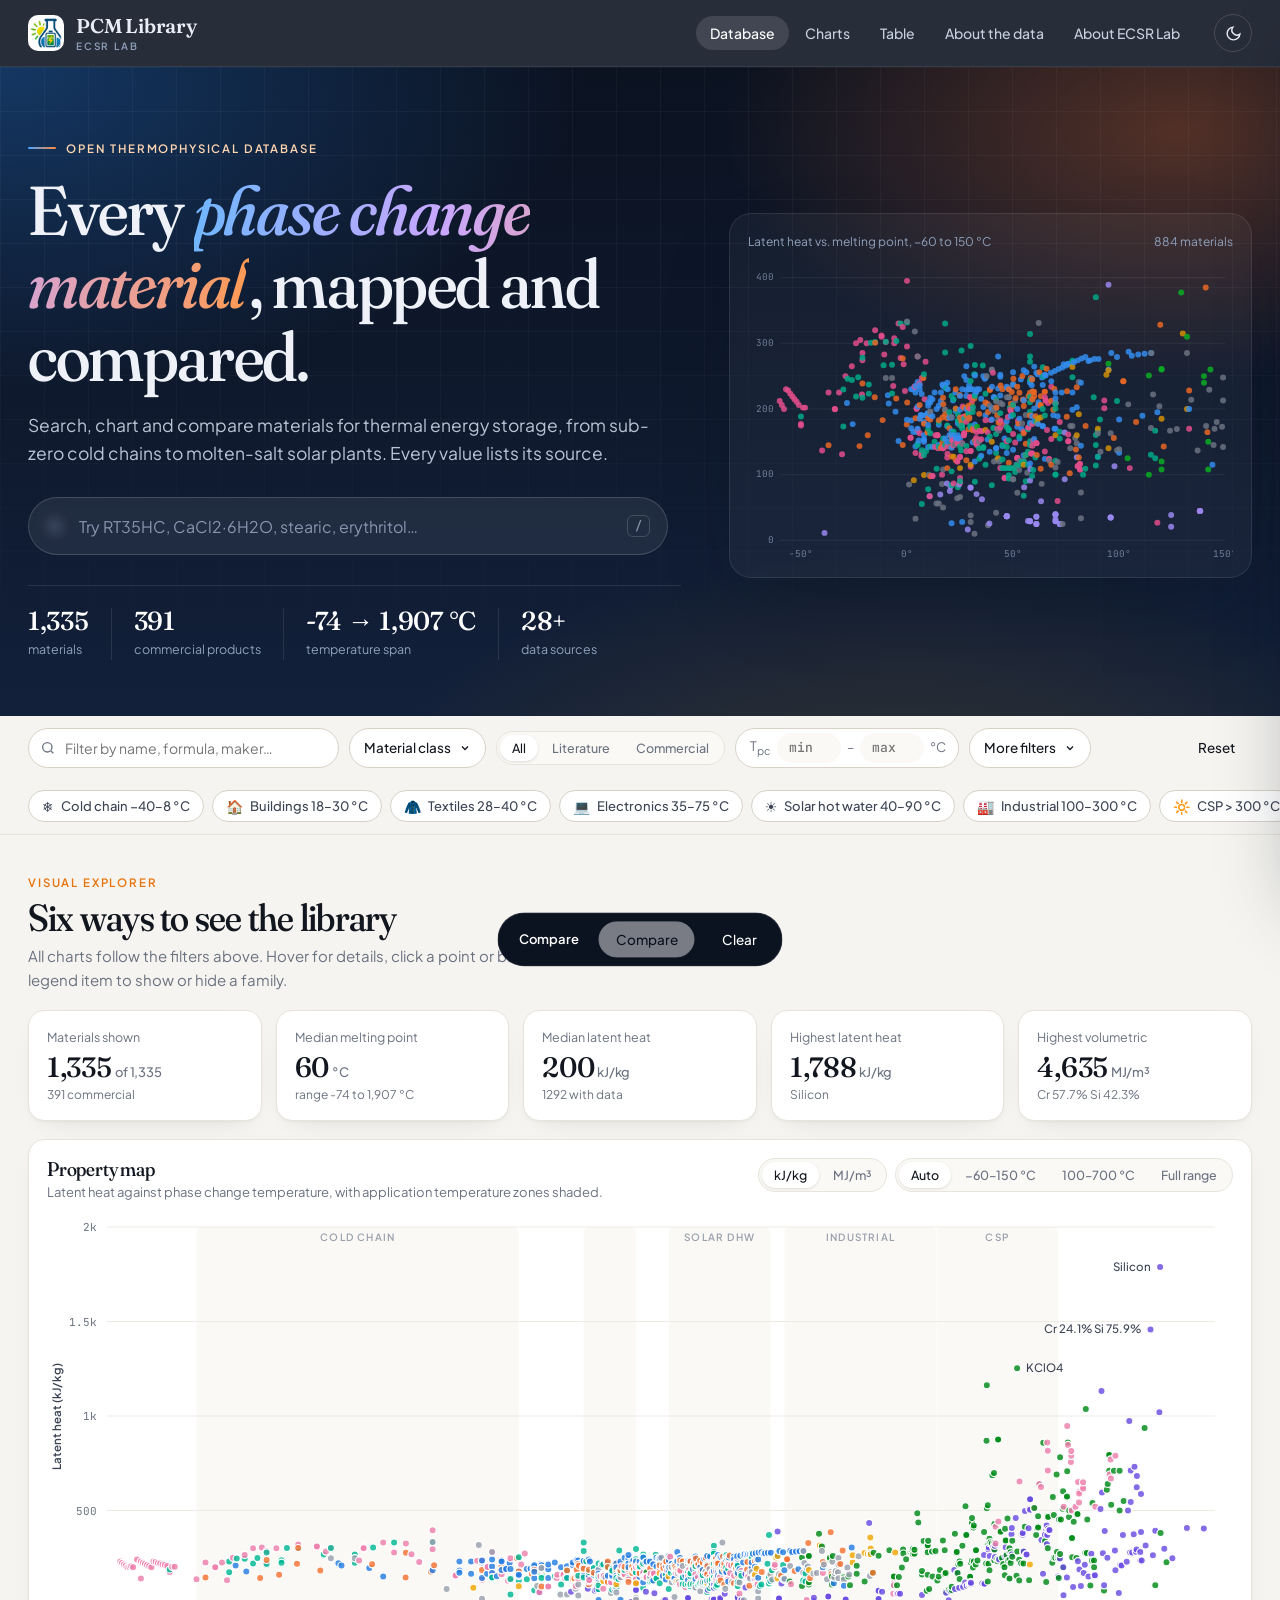
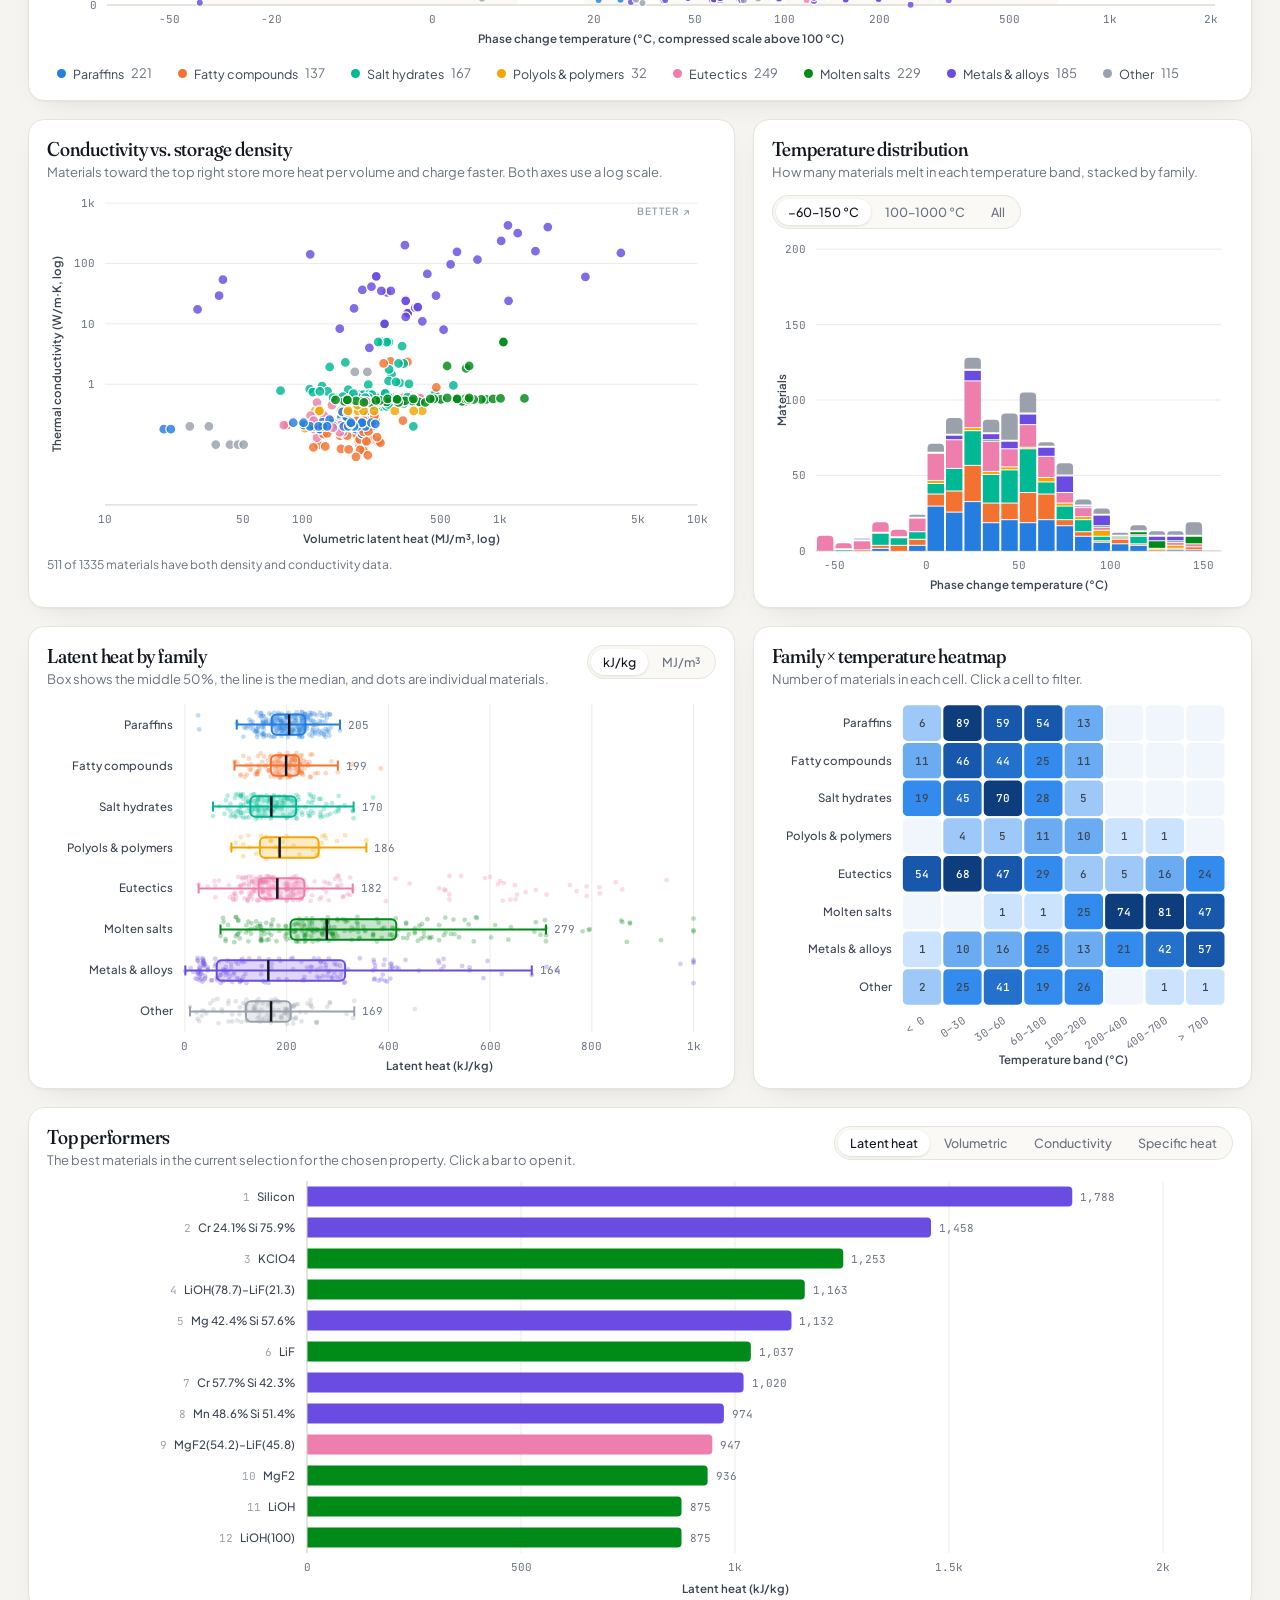
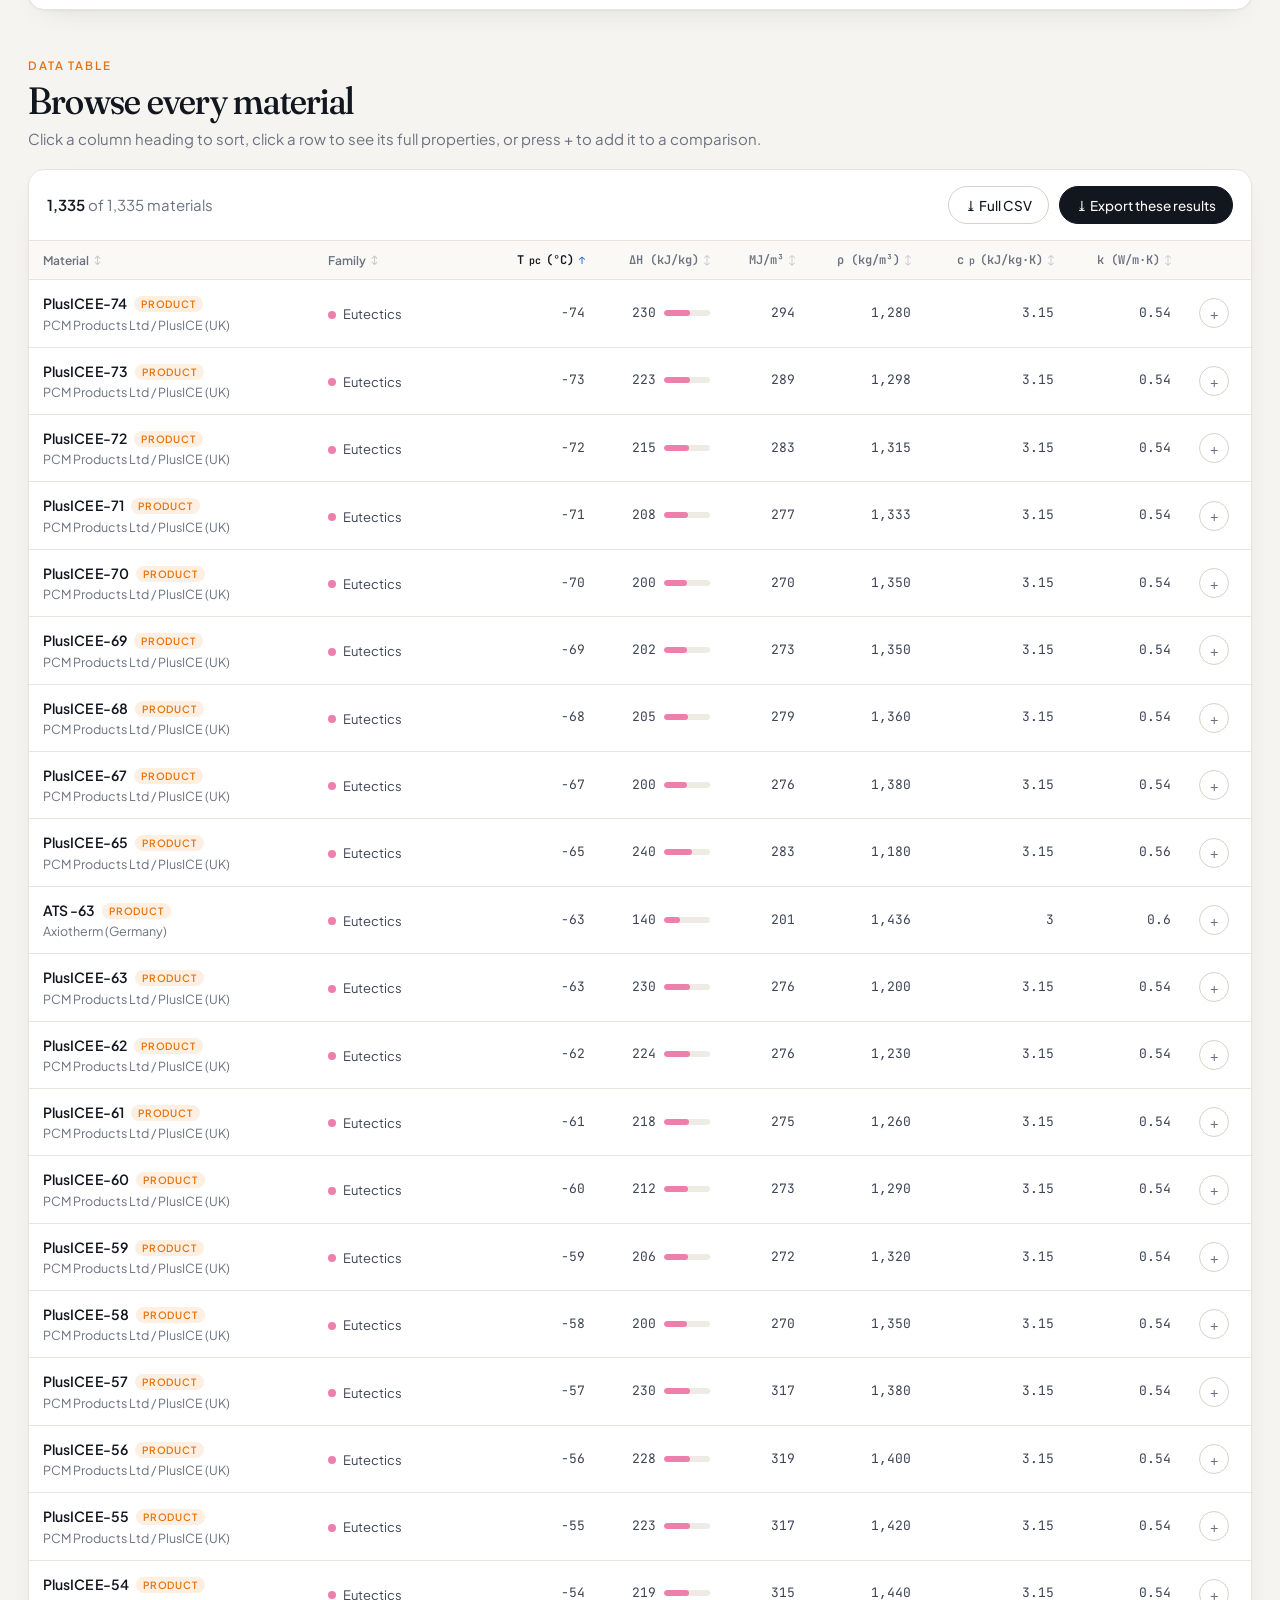
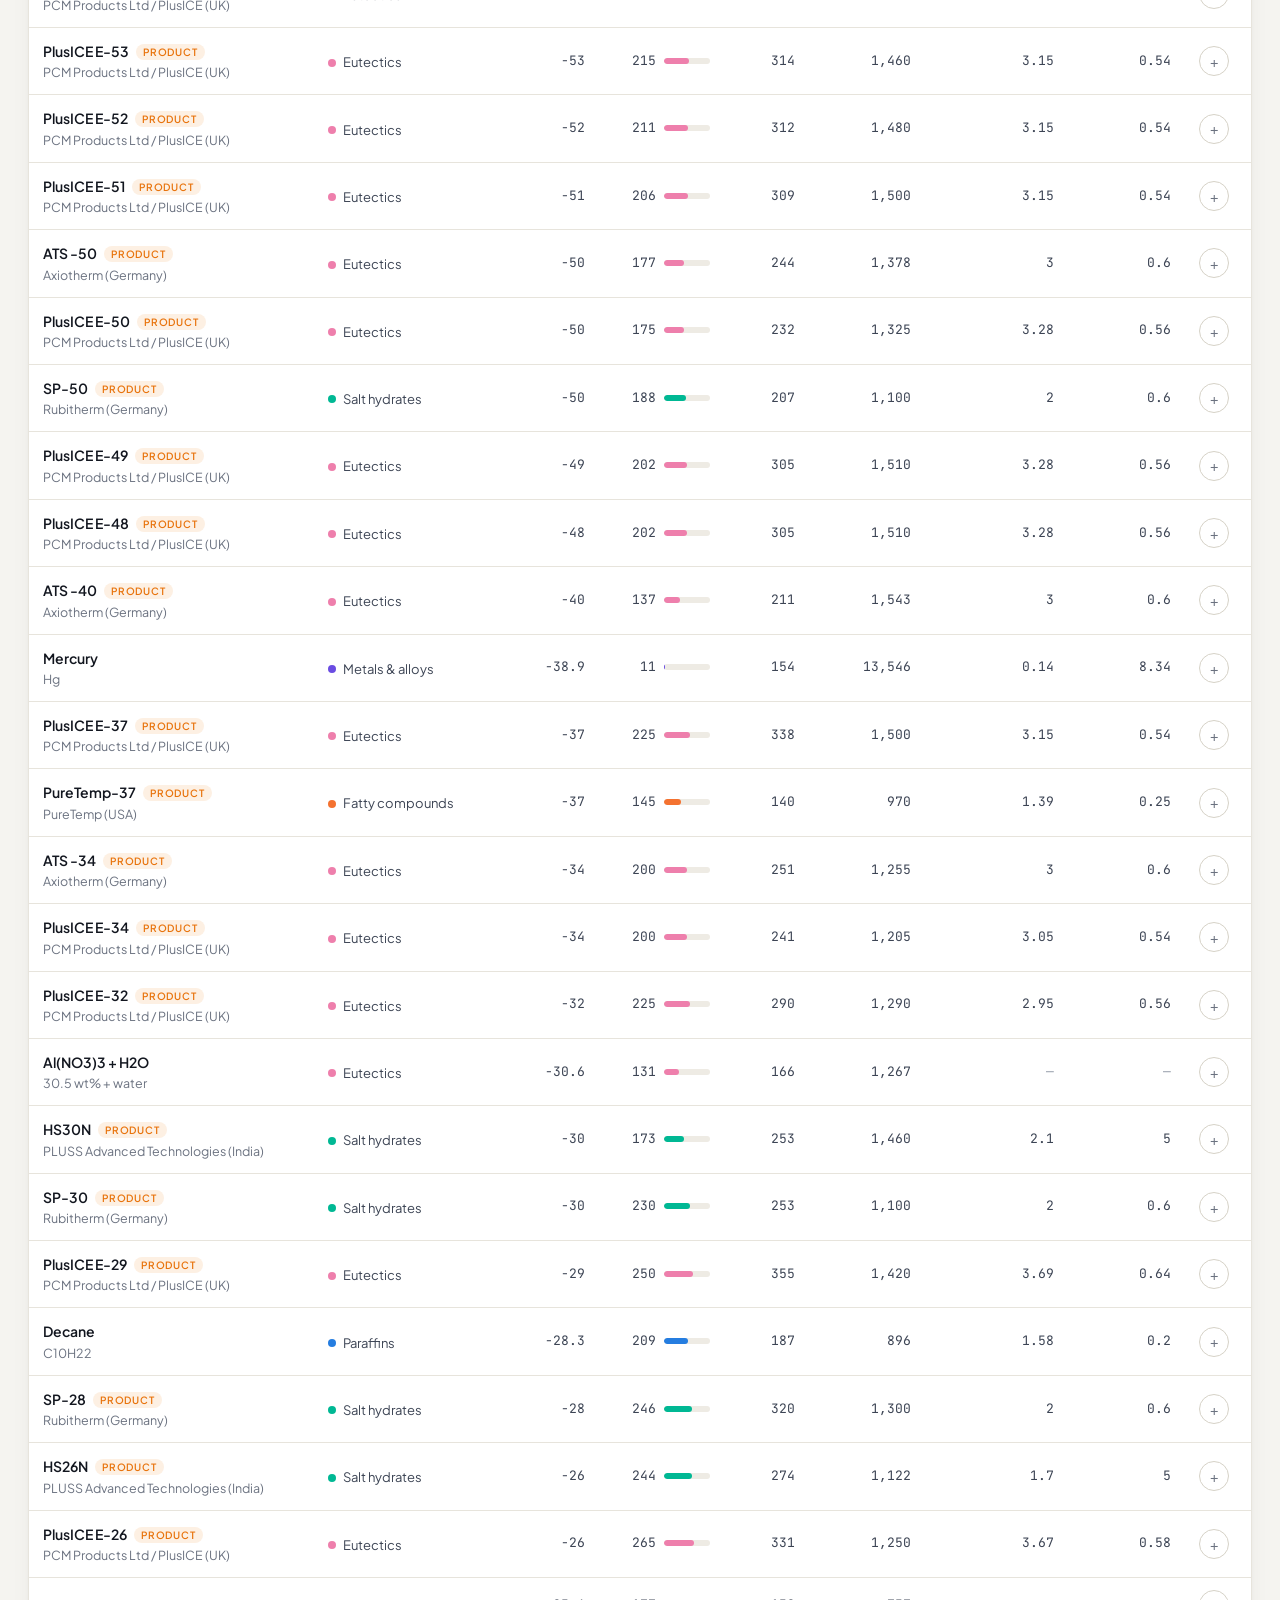
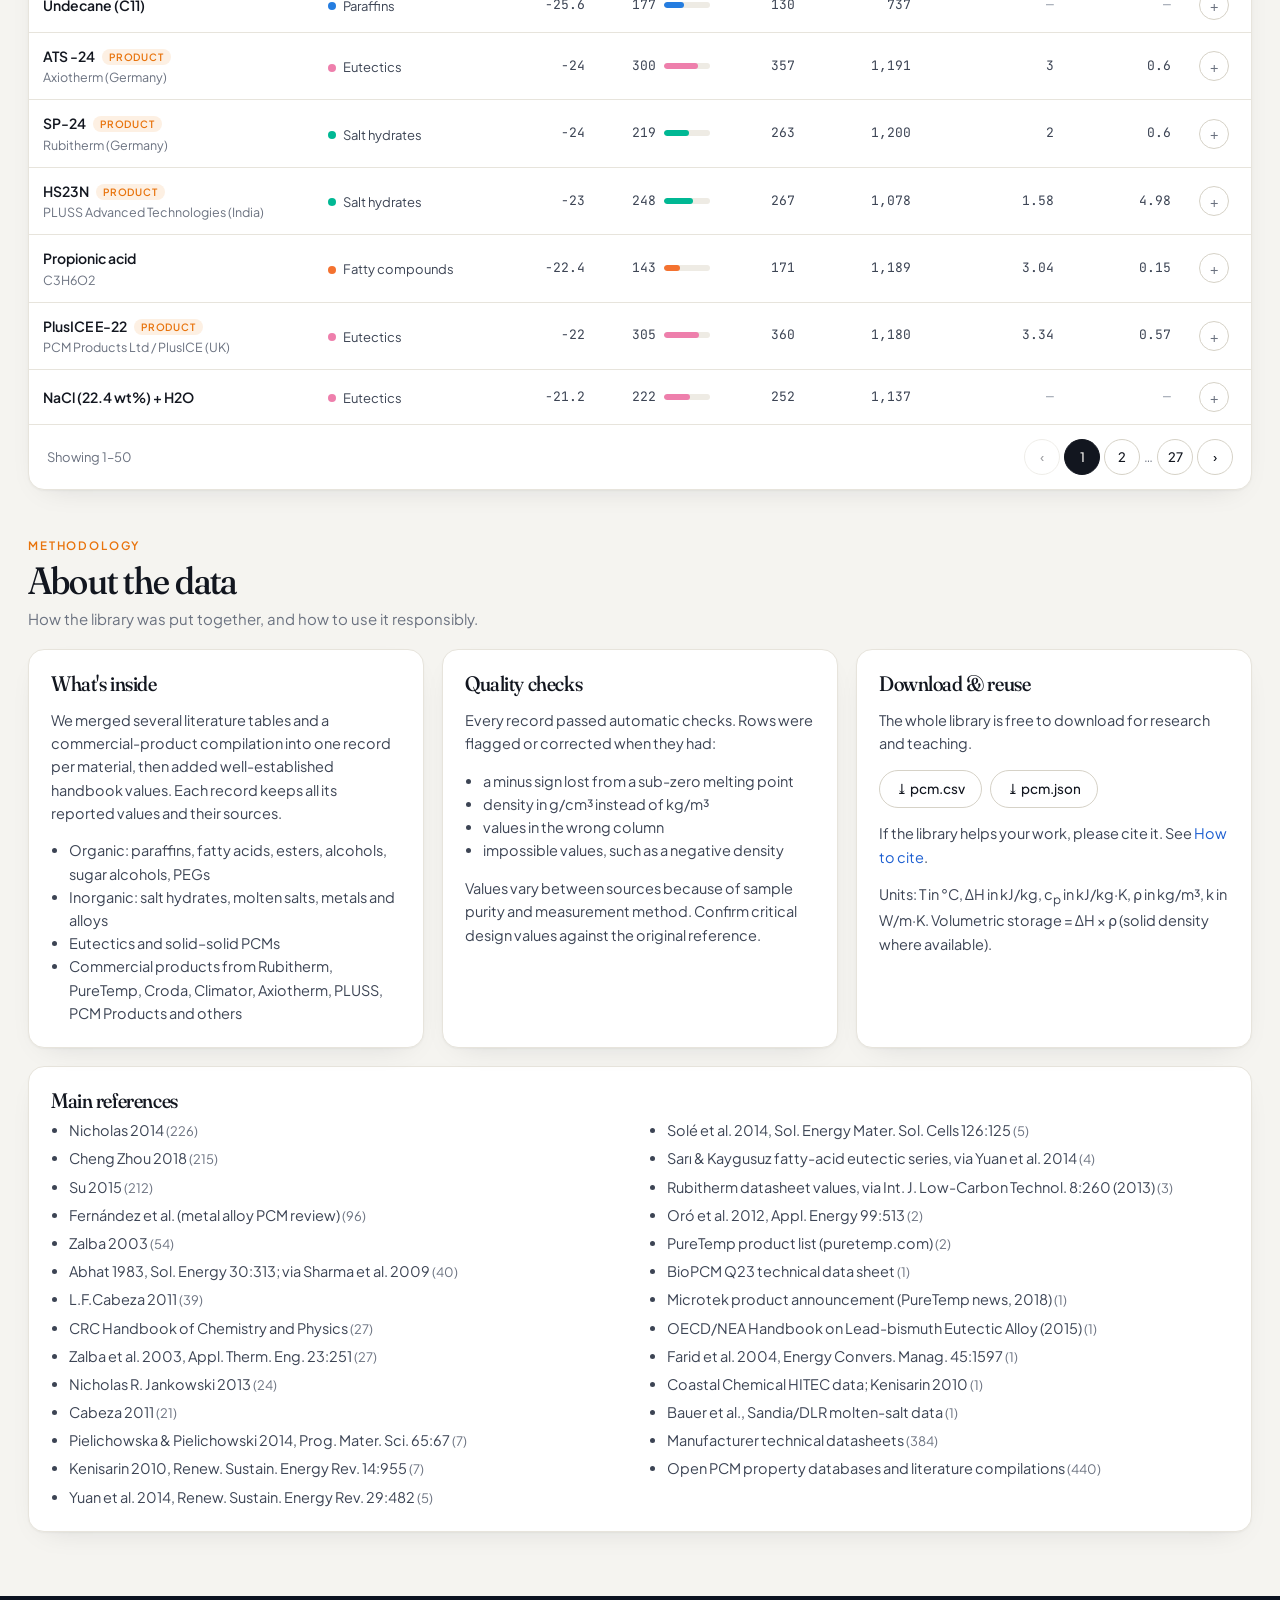
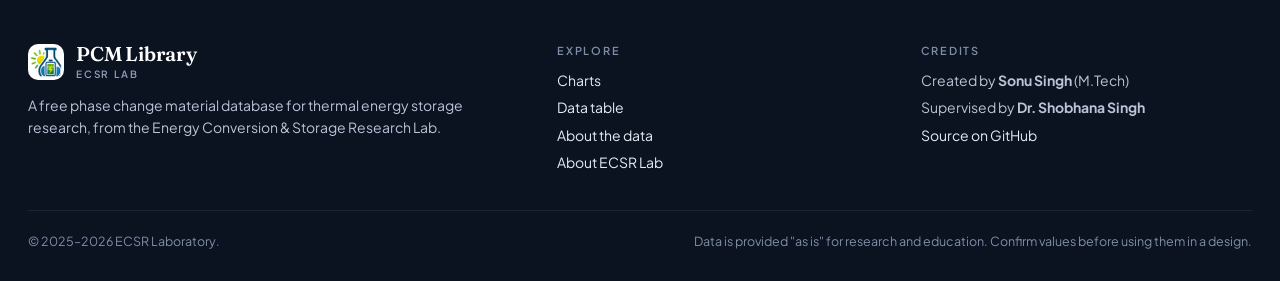
<file: index.html>
<!DOCTYPE html>
<html lang="en">
<head>
<meta charset="utf-8">
<meta name="viewport" content="width=device-width, initial-scale=1">
<title>PCM Library — Phase Change Material Database | ECSR Lab</title>
<meta name="description" content="Free, searchable database of 1,300+ phase change materials (PCMs): melting point, latent heat, specific heat, density and thermal conductivity for paraffins, fatty acids, salt hydrates, molten salts, metals, eutectics and commercial products, with interactive charts.">
<meta name="keywords" content="phase change material, PCM database, latent heat, thermal energy storage, salt hydrate, paraffin, molten salt, eutectic, thermophysical properties">
<meta name="theme-color" content="#0b1220">
<link rel="canonical" href="https://ecsrlib.github.io/pcmlibrary.github.io/">
<link rel="icon" type="image/png" sizes="32x32" href="assets/icon-32.png">
<link rel="apple-touch-icon" href="assets/icon-180.png">
<link rel="manifest" href="site.webmanifest">
<meta property="og:type" content="website">
<meta property="og:title" content="PCM Library — Phase Change Material Database">
<meta property="og:description" content="Search, chart and compare 1,300+ phase change materials for thermal energy storage. By the Energy Conversion & Storage Research (ECSR) Lab.">
<meta property="og:image" content="https://ecsrlib.github.io/pcmlibrary.github.io/assets/og-image.png">
<meta property="og:url" content="https://ecsrlib.github.io/pcmlibrary.github.io/">
<meta name="twitter:card" content="summary_large_image">
<script>try{var t=localStorage.getItem("pcm-theme");if(t==="dark"||(!t&&matchMedia("(prefers-color-scheme: dark)").matches))document.documentElement.dataset.theme="dark"}catch(e){}</script>
<link rel="preconnect" href="https://fonts.googleapis.com">
<link rel="preconnect" href="https://fonts.gstatic.com" crossorigin>
<link href="https://fonts.googleapis.com/css2?family=Fraunces:ital,opsz,wght,SOFT@0,9..144,400..700,50;1,9..144,400..700,50&family=Plus+Jakarta+Sans:wght@400;500;600;700&family=JetBrains+Mono:wght@400;500&display=swap" rel="stylesheet">
<link rel="stylesheet" href="assets/style.css">
<link rel="preload" href="data/pcm.json" as="fetch" crossorigin>
<script type="application/ld+json">
{
  "@context": "https://schema.org",
  "@type": "Dataset",
  "name": "PCM Library — Phase Change Material Database",
  "description": "Thermophysical properties (phase change temperature, latent heat, specific heat, density, thermal conductivity) of over 1,300 phase change materials compiled from peer-reviewed reviews, handbooks and manufacturer datasheets.",
  "url": "https://ecsrlib.github.io/pcmlibrary.github.io/",
  "keywords": ["phase change materials", "latent heat", "thermal energy storage", "thermophysical properties"],
  "creator": {"@type": "Organization", "name": "Energy Conversion and Storage Research (ECSR) Lab"},
  "distribution": [
    {"@type": "DataDownload", "encodingFormat": "application/json", "contentUrl": "https://ecsrlib.github.io/pcmlibrary.github.io/data/pcm.json"},
    {"@type": "DataDownload", "encodingFormat": "text/csv", "contentUrl": "https://ecsrlib.github.io/pcmlibrary.github.io/data/pcm.csv"}
  ]
}
</script>
</head>
<body>
<a class="skip" href="#database">Skip to database</a>

<header class="topbar">
  <div class="wrap">
    <a class="brand" href="./" aria-label="PCM Library home">
      <img src="assets/icon-180.png" alt="" width="36" height="36">
      <span><b>PCM Library</b><small>ECSR Lab</small></span>
    </a>
    <nav class="nav" id="nav" aria-label="Main">
      <a href="./" aria-current="page">Database</a>
      <a href="#explore">Charts</a>
      <a href="#database">Table</a>
      <a href="#data">About the data</a>
      <a href="about.html">About ECSR Lab</a>
    </nav>
    <button class="icon-btn" id="theme" aria-label="Switch to dark mode" title="Toggle dark mode">
      <svg width="17" height="17" viewBox="0 0 24 24" fill="none" stroke="currentColor" stroke-width="2" aria-hidden="true"><path d="M21 12.8A9 9 0 1 1 11.2 3a7 7 0 0 0 9.8 9.8z"/></svg>
    </button>
    <button class="icon-btn menu-btn" aria-expanded="false" aria-controls="nav" aria-label="Menu">
      <svg width="18" height="18" viewBox="0 0 24 24" fill="none" stroke="currentColor" stroke-width="2" aria-hidden="true"><path d="M4 7h16M4 12h16M4 17h16"/></svg>
    </button>
  </div>
</header>

<main>
  <section class="hero">
    <div class="wrap">
      <div>
        <span class="eyebrow">Open thermophysical database</span>
        <h1>Every <em>phase change material</em>, mapped and compared.</h1>
        <p class="lede">Search, chart and compare materials for thermal energy storage, from sub-zero cold chains to molten-salt solar plants. Every value lists its source.</p>
        <form class="hero-search" role="search" onsubmit="document.getElementById('database').scrollIntoView({behavior:'smooth'});return false">
          <svg width="18" height="18" viewBox="0 0 24 24" fill="none" stroke="currentColor" stroke-width="2" aria-hidden="true"><circle cx="11" cy="11" r="7"/><path d="m20 20-3.5-3.5"/></svg>
          <label for="hq" class="sr-only">Search materials</label>
          <input id="hq" type="search" placeholder="Try RT35HC, CaCl2·6H2O, stearic, erythritol…" autocomplete="off">
          <kbd>/</kbd>
        </form>
        <div class="hero-stats" aria-live="polite">
          <div><b id="s-total">—</b><span>materials</span></div>
          <div><b id="s-com">—</b><span>commercial products</span></div>
          <div><b id="s-range">—</b><span>temperature span</span></div>
          <div><b id="s-refs">—</b><span>data sources</span></div>
        </div>
      </div>
      <figure class="hero-art" aria-hidden="true" style="margin:0">
        <div class="t"><span>Latent heat vs. melting point, −60 to 150 °C</span><span id="hero-n"></span></div>
        <svg id="hero-svg" viewBox="0 0 520 330"></svg>
      </figure>
    </div>
  </section>

  <div class="filterbar" id="filterbar">
    <div class="wrap">
      <div class="fb-search">
        <svg width="16" height="16" viewBox="0 0 24 24" fill="none" stroke="currentColor" stroke-width="2" aria-hidden="true"><circle cx="11" cy="11" r="7"/><path d="m20 20-3.5-3.5"/></svg>
        <label for="q" class="sr-only">Filter by name, formula or manufacturer</label>
        <input id="q" type="search" placeholder="Filter by name, formula, maker…" autocomplete="off">
      </div>
      <div class="pop" id="pop-class">
        <button class="ctl" aria-expanded="false" aria-haspopup="true">Material class <span class="badge-n" id="cls-n" hidden></span>
          <svg width="12" height="12" viewBox="0 0 24 24" fill="none" stroke="currentColor" stroke-width="2.5" aria-hidden="true"><path d="m6 9 6 6 6-6"/></svg></button>
        <div class="pop-panel" role="group" aria-label="Material class">
          <h4>Material family</h4>
          <div class="fam-list" id="f-fam"></div>
        </div>
      </div>
      <div class="seg" role="group" aria-label="Source type">
        <button aria-pressed="true" data-nature="">All</button>
        <button aria-pressed="false" data-nature="Pure / literature">Literature</button>
        <button aria-pressed="false" data-nature="Commercial">Commercial</button>
      </div>
      <div class="temp-ctl">
        <span>T<sub>pc</sub></span>
        <input id="tmin" type="number" inputmode="decimal" placeholder="min" aria-label="Minimum phase change temperature, °C">
        <span>–</span>
        <input id="tmax" type="number" inputmode="decimal" placeholder="max" aria-label="Maximum phase change temperature, °C">
        <span style="padding-right:6px">°C</span>
      </div>
      <div class="pop" id="pop-more">
        <button class="ctl" aria-expanded="false" aria-haspopup="true">More filters <span class="badge-n" id="more-n" hidden></span>
          <svg width="12" height="12" viewBox="0 0 24 24" fill="none" stroke="currentColor" stroke-width="2.5" aria-hidden="true"><path d="m6 9 6 6 6-6"/></svg></button>
        <div class="pop-panel">
          <h4>Minimum latent heat (kJ/kg)</h4>
          <input id="lhmin" type="number" inputmode="decimal" placeholder="e.g. 150">
          <h4 style="margin-top:14px">Manufacturer</h4>
          <select id="maker" aria-label="Manufacturer"><option value="">Any manufacturer</option></select>
          <h4 style="margin-top:14px">Data completeness</h4>
          <label class="fam"><input type="checkbox" id="f-lh"> Has latent heat</label>
          <label class="fam"><input type="checkbox" id="f-full"> Has density, c<sub>p</sub> and k</label>
        </div>
      </div>
      <span class="fb-spacer"></span>
      <button class="btn ghost" id="reset">Reset</button>
    </div>
    <div class="wrap presets" role="group" aria-label="Application presets">
      <button class="chip" data-preset="cold"><span class="ic">❄️</span>Cold chain −40–8 °C</button>
      <button class="chip" data-preset="building"><span class="ic">🏠</span>Buildings 18–30 °C</button>
      <button class="chip" data-preset="body"><span class="ic">🧥</span>Textiles 28–40 °C</button>
      <button class="chip" data-preset="electronics"><span class="ic">💻</span>Electronics 35–75 °C</button>
      <button class="chip" data-preset="solar"><span class="ic">☀️</span>Solar hot water 40–90 °C</button>
      <button class="chip" data-preset="industrial"><span class="ic">🏭</span>Industrial 100–300 °C</button>
      <button class="chip" data-preset="csp"><span class="ic">🔆</span>CSP &gt; 300 °C</button>
    </div>
  </div>

  <section class="section" id="explore">
    <div class="wrap">
      <div class="section-head">
        <div>
          <span class="kicker">Visual explorer</span>
          <h2>Six ways to see the library</h2>
          <p>All charts follow the filters above. Hover for details, click a point or bar to open the material, and click a legend item to show or hide a family.</p>
        </div>
      </div>

      <div class="kpis" id="kpis"></div>

      <div class="viz-grid">
        <article class="card viz wide">
          <div class="viz-head">
            <div><h3>Property map</h3><p>Latent heat against phase change temperature, with application temperature zones shaded.</p></div>
            <div style="display:flex;gap:8px;flex-wrap:wrap">
              <div class="seg" role="group" aria-label="Y axis">
                <button aria-pressed="true" data-sy="lh">kJ/kg</button>
                <button aria-pressed="false" data-sy="vol">MJ/m³</button>
              </div>
              <div class="seg" role="group" aria-label="Temperature range">
                <button aria-pressed="true" data-sx="fit">Auto</button>
                <button aria-pressed="false" data-sx="low">−60–150 °C</button>
                <button aria-pressed="false" data-sx="mid">100–700 °C</button>
                <button aria-pressed="false" data-sx="all">Full range</button>
              </div>
            </div>
          </div>
          <div class="chart" id="c-scatter" style="height:440px"></div>
          <div class="legend" id="legend" role="group" aria-label="Show or hide families"></div>
        </article>

        <article class="card viz w7">
          <div class="viz-head">
            <div><h3>Conductivity vs. storage density</h3><p>Materials toward the top right store more heat per volume and charge faster. Both axes use a log scale.</p></div>
          </div>
          <div class="chart" id="c-ashby" style="height:360px"></div>
          <div class="viz-foot" id="ashby-foot"></div>
        </article>

        <article class="card viz w5">
          <div class="viz-head">
            <div><h3>Temperature distribution</h3><p>How many materials melt in each temperature band, stacked by family.</p></div>
            <div class="seg" role="group" aria-label="Histogram range">
              <button aria-pressed="true" data-hx="low">−60–150 °C</button>
              <button aria-pressed="false" data-hx="high">100–1000 °C</button>
              <button aria-pressed="false" data-hx="fit">All</button>
            </div>
          </div>
          <div class="chart" id="c-hist" style="height:360px"></div>
        </article>

        <article class="card viz w7">
          <div class="viz-head">
            <div><h3>Latent heat by family</h3><p>Box shows the middle 50%, the line is the median, and dots are individual materials.</p></div>
            <div class="seg" role="group" aria-label="Box plot metric">
              <button aria-pressed="true" data-bm="lh">kJ/kg</button>
              <button aria-pressed="false" data-bm="vol">MJ/m³</button>
            </div>
          </div>
          <div class="chart" id="c-box" style="height:380px"></div>
        </article>

        <article class="card viz w5">
          <div class="viz-head">
            <div><h3>Family × temperature heatmap</h3><p>Number of materials in each cell. Click a cell to filter.</p></div>
          </div>
          <div class="chart" id="c-heat" style="height:380px"></div>
        </article>

        <article class="card viz wide">
          <div class="viz-head">
            <div><h3>Top performers</h3><p>The best materials in the current selection for the chosen property. Click a bar to open it.</p></div>
            <div class="seg" role="group" aria-label="Ranking metric">
              <button aria-pressed="true" data-rk="lh">Latent heat</button>
              <button aria-pressed="false" data-rk="vol">Volumetric</button>
              <button aria-pressed="false" data-rk="k">Conductivity</button>
              <button aria-pressed="false" data-rk="cp">Specific heat</button>
            </div>
          </div>
          <div class="chart" id="c-rank" style="height:420px"></div>
        </article>
      </div>
    </div>
  </section>

  <section class="section" id="database">
    <div class="wrap">
      <div class="section-head">
        <div>
          <span class="kicker">Data table</span>
          <h2>Browse every material</h2>
          <p>Click a column heading to sort, click a row to see its full properties, or press + to add it to a comparison.</p>
        </div>
      </div>
      <div class="card">
        <div class="results-bar">
          <div class="count" id="count">Loading…</div>
          <div class="spacer"></div>
          <a class="btn" href="data/pcm.csv" download>⤓ Full CSV</a>
          <button class="btn primary" id="export">⤓ Export these results</button>
        </div>
        <div class="table-wrap">
          <table>
            <thead>
              <tr>
                <th scope="col"><button data-sort="name">Material <span class="arrow">↕</span></button></th>
                <th scope="col"><button data-sort="fam">Family <span class="arrow">↕</span></button></th>
                <th scope="col" class="num"><button data-sort="tm">T<sub>pc</sub> (°C) <span class="arrow">↕</span></button></th>
                <th scope="col" class="num"><button data-sort="lh">ΔH (kJ/kg) <span class="arrow">↕</span></button></th>
                <th scope="col" class="num"><button data-sort="vol">MJ/m³ <span class="arrow">↕</span></button></th>
                <th scope="col" class="num"><button data-sort="rho">ρ (kg/m³) <span class="arrow">↕</span></button></th>
                <th scope="col" class="num"><button data-sort="cp">c<sub>p</sub> (kJ/kg·K) <span class="arrow">↕</span></button></th>
                <th scope="col" class="num"><button data-sort="k">k (W/m·K) <span class="arrow">↕</span></button></th>
                <th scope="col"><span class="sr-only">Compare</span></th>
              </tr>
            </thead>
            <tbody id="rows"></tbody>
          </table>
          <noscript><p class="empty">This database needs JavaScript. You can still <a href="data/pcm.csv">download the full dataset as CSV</a>.</p></noscript>
        </div>
        <div class="pager" id="pager"></div>
      </div>
    </div>
  </section>

  <section class="section" id="data">
    <div class="wrap">
      <div class="section-head">
        <div>
          <span class="kicker">Methodology</span>
          <h2>About the data</h2>
          <p>How the library was put together, and how to use it responsibly.</p>
        </div>
      </div>
      <div class="grid-3">
        <div class="card info">
          <h3>What's inside</h3>
          <p>We merged several literature tables and a commercial-product compilation into one record per material, then added well-established handbook values. Each record keeps all its reported values and their sources.</p>
          <ul>
            <li>Organic: paraffins, fatty acids, esters, alcohols, sugar alcohols, PEGs</li>
            <li>Inorganic: salt hydrates, molten salts, metals and alloys</li>
            <li>Eutectics and solid–solid PCMs</li>
            <li>Commercial products from Rubitherm, PureTemp, Croda, Climator, Axiotherm, PLUSS, PCM Products and others</li>
          </ul>
        </div>
        <div class="card info">
          <h3>Quality checks</h3>
          <p>Every record passed automatic checks. Rows were flagged or corrected when they had:</p>
          <ul>
            <li>a minus sign lost from a sub-zero melting point</li>
            <li>density in g/cm³ instead of kg/m³</li>
            <li>values in the wrong column</li>
            <li>impossible values, such as a negative density</li>
          </ul>
          <p class="note">Values vary between sources because of sample purity and measurement method. Confirm critical design values against the original reference.</p>
        </div>
        <div class="card info">
          <h3>Download &amp; reuse</h3>
          <p>The whole library is free to download for research and teaching.</p>
          <p style="display:flex;gap:8px;flex-wrap:wrap"><a class="btn" href="data/pcm.csv" download>⤓ pcm.csv</a> <a class="btn" href="data/pcm.json" download>⤓ pcm.json</a></p>
          <p class="note">If the library helps your work, please cite it. See <a href="about.html#cite">How to cite</a>.</p>
          <p class="note">Units: T in °C, ΔH in kJ/kg, c<sub>p</sub> in kJ/kg·K, ρ in kg/m³, k in W/m·K. Volumetric storage = ΔH × ρ (solid density where available).</p>
        </div>
      </div>
      <div class="card info" style="margin-top:18px">
        <h3>Main references</h3>
        <ul class="refs" id="refs"></ul>
      </div>
    </div>
  </section>
</main>

<div class="tip" id="tip" role="tooltip"></div>

<div class="tray" id="tray" aria-live="polite">
  <strong style="font-size:13px;font-weight:600" id="tray-label">Compare</strong>
  <div class="items" id="tray-items"></div>
  <button class="btn primary" id="open-compare">Compare</button>
  <button class="btn ghost" id="clear-compare" style="color:#fff">Clear</button>
</div>

<dialog id="compare-dialog" aria-labelledby="cmp-title">
  <header><h2 id="cmp-title">Side-by-side comparison</h2><button class="btn" data-close>Close</button></header>
  <div class="body" id="compare-body"></div>
</dialog>

<div class="scrim" id="scrim"></div>
<aside class="drawer" id="drawer" role="dialog" aria-modal="true" aria-labelledby="d-title" aria-hidden="true">
  <button class="btn close" id="d-close" aria-label="Close details">✕</button>
  <header id="d-head"></header>
  <div class="body" id="d-body"></div>
</aside>

<footer class="site">
  <div class="wrap">
    <div>
      <a class="brand" href="./"><img src="assets/icon-180.png" alt="" width="36" height="36"><span><b>PCM Library</b><small>ECSR Lab</small></span></a>
      <p style="margin-top:14px;max-width:46ch">A free phase change material database for thermal energy storage research, from the Energy Conversion &amp; Storage Research Lab.</p>
    </div>
    <div>
      <h4>Explore</h4>
      <p><a href="#explore">Charts</a></p>
      <p><a href="#database">Data table</a></p>
      <p><a href="#data">About the data</a></p>
      <p><a href="about.html">About ECSR Lab</a></p>
    </div>
    <div>
      <h4>Credits</h4>
      <p>Created by <strong>Sonu Singh</strong> (M.Tech)</p>
      <p>Supervised by <strong>Dr. Shobhana Singh</strong></p>
      <p><a href="https://github.com/ECSRLIB/pcmlibrary.github.io">Source on GitHub</a></p>
    </div>
    <div class="legal">
      <span>© 2025–2026 ECSR Laboratory.</span>
      <span>Data is provided "as is" for research and education. Confirm values before using them in a design.</span>
    </div>
  </div>
</footer>

<script src="assets/app.js" defer></script>
</body>
</html>
</file>
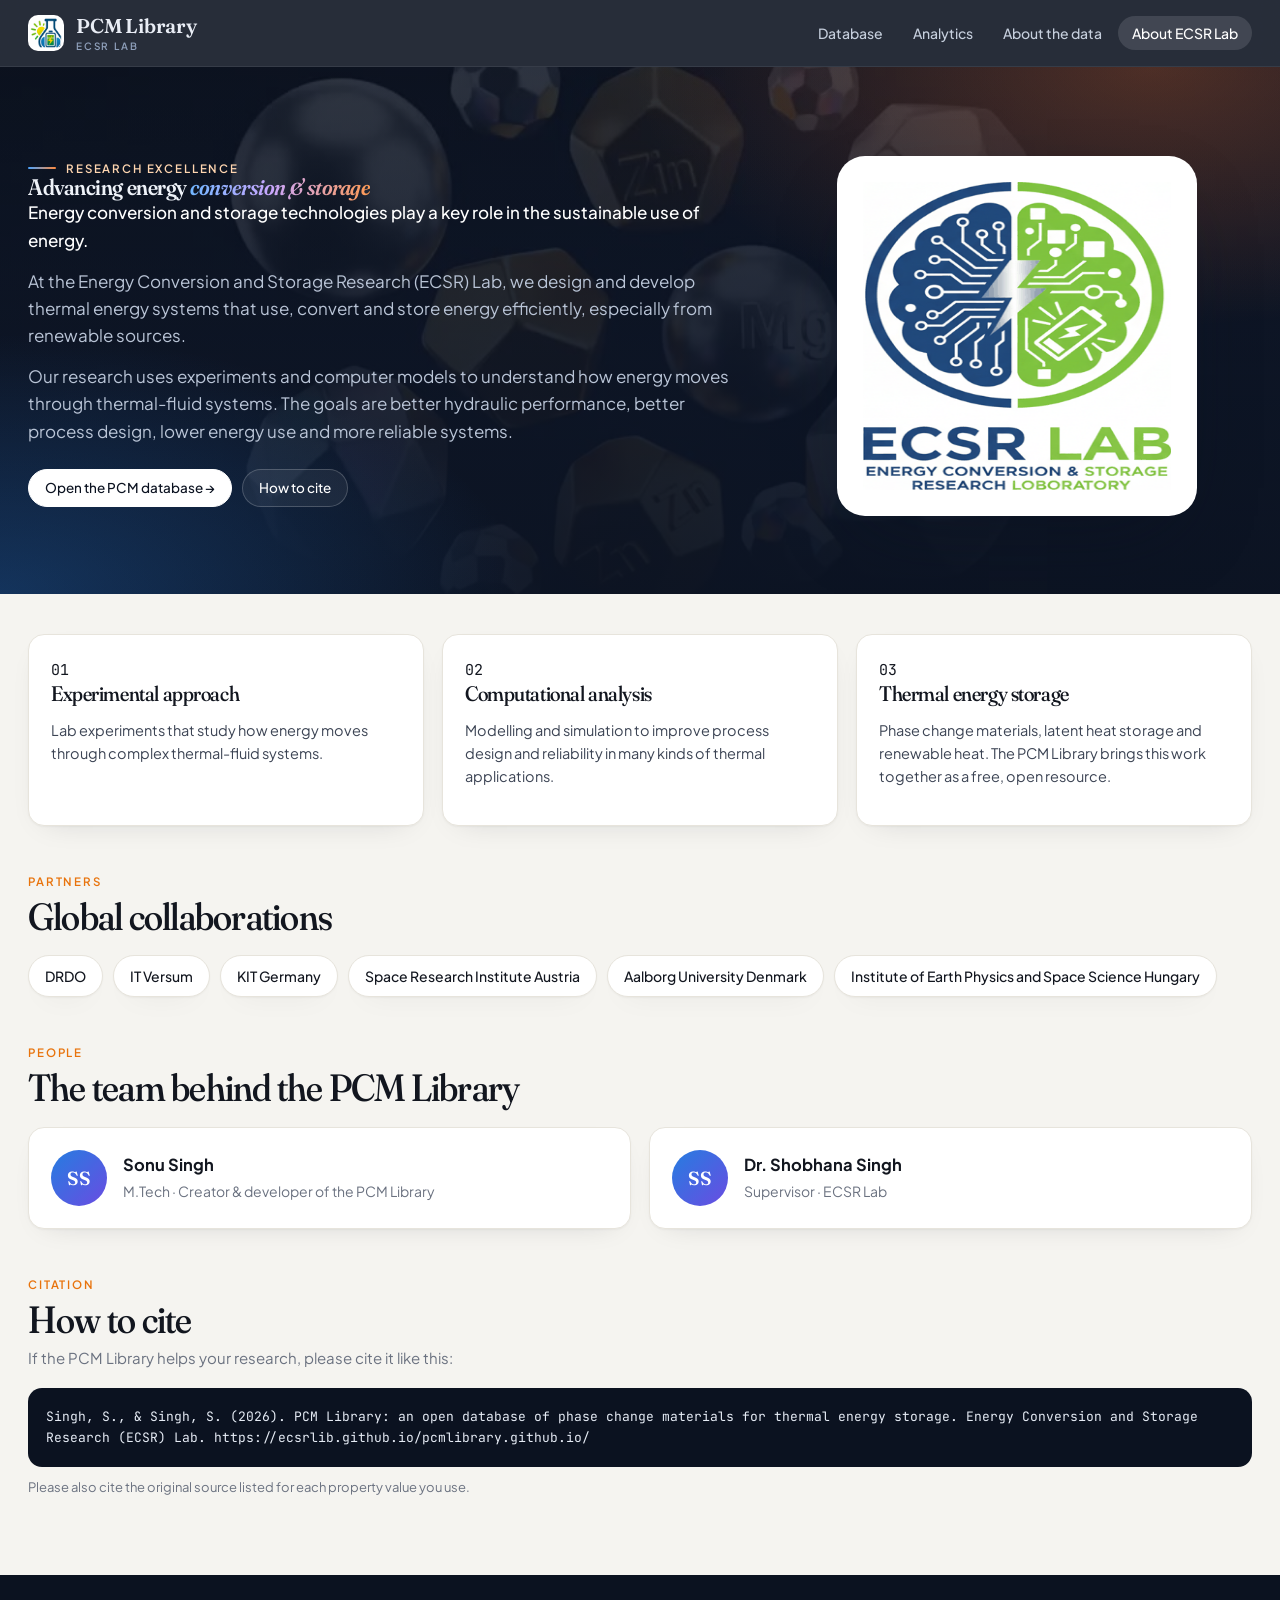
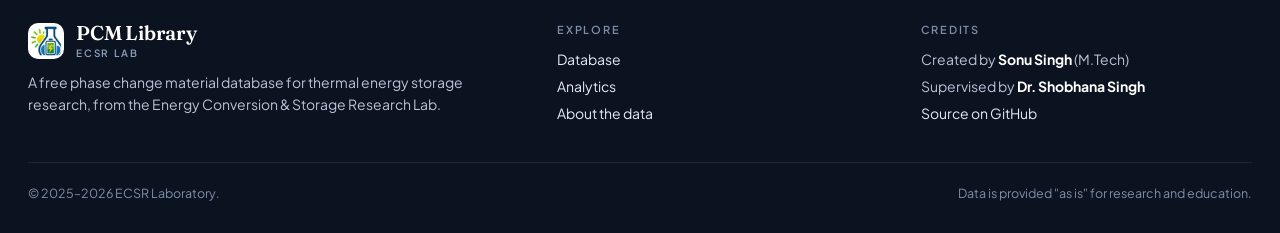
<file: about.html>
<!DOCTYPE html>
<html lang="en">
<head>
<meta charset="utf-8">
<meta name="viewport" content="width=device-width, initial-scale=1">
<title>About ECSR Lab | PCM Library</title>
<meta name="description" content="The Energy Conversion and Storage Research (ECSR) Lab designs thermal energy systems for efficient conversion and storage of energy, with a focus on renewables. Creators of the PCM Library database.">
<meta name="theme-color" content="#0b1626">
<link rel="canonical" href="https://ecsrlib.github.io/pcmlibrary.github.io/about.html">
<link rel="icon" type="image/png" sizes="32x32" href="assets/icon-32.png">
<link rel="apple-touch-icon" href="assets/icon-180.png">
<link rel="manifest" href="site.webmanifest">
<meta property="og:type" content="website">
<meta property="og:title" content="About ECSR Lab | PCM Library">
<meta property="og:description" content="Energy Conversion & Storage Research Lab: thermal energy systems, phase change materials and renewables.">
<meta property="og:image" content="https://ecsrlib.github.io/pcmlibrary.github.io/assets/og-image.png">
<meta name="twitter:card" content="summary_large_image">
<script>try{var t=localStorage.getItem("pcm-theme");if(t==="dark"||(!t&&matchMedia("(prefers-color-scheme: dark)").matches))document.documentElement.dataset.theme="dark"}catch(e){}</script>
<link rel="preconnect" href="https://fonts.googleapis.com">
<link rel="preconnect" href="https://fonts.gstatic.com" crossorigin>
<link href="https://fonts.googleapis.com/css2?family=Fraunces:ital,opsz,wght,SOFT@0,9..144,400..700,50;1,9..144,400..700,50&family=Plus+Jakarta+Sans:wght@400;500;600;700&family=JetBrains+Mono:wght@400;500&display=swap" rel="stylesheet">
<link rel="stylesheet" href="assets/style.css">
</head>
<body>
<a class="skip" href="#main">Skip to content</a>
<header class="topbar">
  <div class="wrap">
    <a class="brand" href="./" aria-label="PCM Library home">
      <img src="assets/icon-180.png" alt="" width="36" height="36">
      <span><b>PCM Library</b><small>ECSR Lab</small></span>
    </a>
    <button class="icon-btn menu-btn" aria-expanded="false" aria-controls="nav" aria-label="Menu" onclick="var o=document.getElementById('nav').classList.toggle('open');this.setAttribute('aria-expanded',o)"><svg width="18" height="18" viewBox="0 0 24 24" fill="none" stroke="currentColor" stroke-width="2" aria-hidden="true"><path d="M4 7h16M4 12h16M4 17h16"/></svg></button>
    <nav class="nav" id="nav" aria-label="Main">
      <a href="./">Database</a>
      <a href="./#analytics">Analytics</a>
      <a href="./#data">About the data</a>
      <a href="about.html" aria-current="page">About ECSR Lab</a>
    </nav>
  </div>
</header>

<main id="main">
  <section class="about-hero">
    <video autoplay muted loop playsinline preload="metadata" poster="assets/bg-poster.jpg" aria-hidden="true">
      <source src="assets/bg-video.mp4" type="video/mp4">
    </video>
    <div class="wrap about-grid">
      <div>
        <span class="eyebrow">Research excellence</span>
        <h1>Advancing energy <em>conversion &amp; storage</em></h1>
        <p class="lede strong">Energy conversion and storage technologies play a key role in the sustainable use of energy.</p>
        <p class="lede" style="margin-top:14px">At the Energy Conversion and Storage Research (ECSR) Lab, we design and develop thermal energy systems that use, convert and store energy efficiently, especially from renewable sources.</p>
        <p class="lede" style="margin-top:14px">Our research uses experiments and computer models to understand how energy moves through thermal-fluid systems. The goals are better hydraulic performance, better process design, lower energy use and more reliable systems.</p>
        <p style="margin-top:24px;display:flex;gap:10px;flex-wrap:wrap"><a class="btn primary" href="./">Open the PCM database →</a><a class="btn" href="#cite">How to cite</a></p>
      </div>
      <img class="badge-img" src="assets/ecsr-badge.png" alt="ECSR Lab logo — Energy Conversion &amp; Storage Research Laboratory" width="360" height="360">
    </div>
  </section>

  <section class="section">
    <div class="wrap">
      <div class="grid-3">
        <div class="card info"><span class="num">01</span><h3>Experimental approach</h3><p>Lab experiments that study how energy moves through complex thermal-fluid systems.</p></div>
        <div class="card info"><span class="num">02</span><h3>Computational analysis</h3><p>Modelling and simulation to improve process design and reliability in many kinds of thermal applications.</p></div>
        <div class="card info"><span class="num">03</span><h3>Thermal energy storage</h3><p>Phase change materials, latent heat storage and renewable heat. The PCM Library brings this work together as a free, open resource.</p></div>
      </div>
    </div>
  </section>

  <section class="section">
    <div class="wrap">
      <div class="section-head"><div><span class="kicker">Partners</span><h2>Global collaborations</h2></div></div>
      <div class="pills">
        <span>DRDO</span><span>IT Versum</span><span>KIT Germany</span><span>Space Research Institute Austria</span>
        <span>Aalborg University Denmark</span><span>Institute of Earth Physics and Space Science Hungary</span>
      </div>
    </div>
  </section>

  <section class="section">
    <div class="wrap">
      <div class="section-head"><div><span class="kicker">People</span><h2>The team behind the PCM Library</h2></div></div>
      <div class="people">
        <div class="card person"><div class="avatar">SS</div><div><b>Sonu Singh</b><span>M.Tech · Creator &amp; developer of the PCM Library</span></div></div>
        <div class="card person"><div class="avatar">SS</div><div><b>Dr. Shobhana Singh</b><span>Supervisor · ECSR Lab</span></div></div>
      </div>
    </div>
  </section>

  <section class="section" id="cite">
    <div class="wrap">
      <div class="section-head"><div><span class="kicker">Citation</span><h2>How to cite</h2><p>If the PCM Library helps your research, please cite it like this:</p></div></div>
      <pre class="cite">Singh, S., &amp; Singh, S. (2026). PCM Library: an open database of phase change materials for thermal energy storage. Energy Conversion and Storage Research (ECSR) Lab. https://ecsrlib.github.io/pcmlibrary.github.io/</pre>
      <p class="note" style="margin-top:10px">Please also cite the original source listed for each property value you use.</p>
    </div>
  </section>
</main>

<footer class="site">
  <div class="wrap">
    <div>
      <a class="brand" href="./"><img src="assets/icon-180.png" alt="" width="36" height="36"><span><b>PCM Library</b><small>ECSR Lab</small></span></a>
      <p style="margin-top:12px;max-width:46ch">A free phase change material database for thermal energy storage research, from the Energy Conversion &amp; Storage Research Lab.</p>
    </div>
    <div>
      <h4>Explore</h4>
      <p><a href="./">Database</a></p>
      <p><a href="./#analytics">Analytics</a></p>
      <p><a href="./#data">About the data</a></p>
    </div>
    <div>
      <h4>Credits</h4>
      <p>Created by <strong style="color:#fff">Sonu Singh</strong> (M.Tech)</p>
      <p>Supervised by <strong style="color:#fff">Dr. Shobhana Singh</strong></p>
      <p><a href="https://github.com/ECSRLIB/pcmlibrary.github.io">Source on GitHub</a></p>
    </div>
    <div class="legal">
      <span>© 2025–2026 ECSR Laboratory.</span>
      <span>Data is provided "as is" for research and education.</span>
    </div>
  </div>
</footer>
</body>
</html>
</file>
<file: assets/style.css>
/* PCM Library — design system v2 (no framework, no build step) */
:root {
  color-scheme: light;
  --bg: #f5f4f0;
  --surface: #ffffff;
  --surface-2: #faf9f6;
  --ink: #12161f;
  --ink-2: #3c4454;
  --muted: #6b7280;
  --faint: #9aa1ad;
  --line: #e7e4dc;
  --line-2: #d6d2c7;
  --grid: #eeebe4;
  --primary: #1d5fd1;
  --primary-ink: #164aa6;
  --primary-soft: #e8effc;
  --accent: #e8730c;
  --accent-soft: #fdf0e3;
  --good: #0f7b3f;
  --hero-1: #0b1220;
  --hero-2: #12203a;
  --radius: 16px;
  --radius-sm: 10px;
  --shadow: 0 1px 2px rgba(18, 22, 31, .04), 0 10px 30px -18px rgba(18, 22, 31, .18);
  --shadow-lg: 0 30px 80px -30px rgba(11, 18, 32, .45);
  --font-display: "Fraunces", Georgia, serif;
  --font-body: "Plus Jakarta Sans", system-ui, -apple-system, "Segoe UI", sans-serif;
  --font-mono: "JetBrains Mono", ui-monospace, Menlo, monospace;
  /* categorical family colours (validated: CVD + normal-vision floors, light surface) */
  --c1: #257de0; --c2: #f47230; --c3: #00b894; --c4: #f2a600;
  --c5: #ee7fac; --c6: #008a17; --c7: #6a4ce2; --c8: #9aa1ad;
  /* sequential blue ramp */
  --s0: #f1f6fd; --s1: #cce3fd; --s2: #9dc8f7; --s3: #6aabf1; --s4: #338ced; --s5: #2370cd; --s6: #1757ac; --s7: #0e3d7e;
}
:root[data-theme="dark"] {
  color-scheme: dark;
  --bg: #0b0f17;
  --surface: #111827;
  --surface-2: #0f1520;
  --ink: #eef1f6;
  --ink-2: #c3c9d4;
  --muted: #8b93a3;
  --faint: #636b7a;
  --line: #222b3a;
  --line-2: #2e3949;
  --grid: #1c2432;
  --primary: #5b9bff;
  --primary-ink: #8ab6ff;
  --primary-soft: #16243d;
  --accent: #ff9a3d;
  --accent-soft: #2a1d10;
  --good: #3ccf7a;
  --shadow: 0 1px 2px rgba(0, 0, 0, .3), 0 10px 30px -18px rgba(0, 0, 0, .6);
  --c1: #338ced; --c2: #e76624; --c3: #00a888; --c4: #d28e05;
  --c5: #e24d8b; --c6: #0aac23; --c7: #9887ef; --c8: #6b7280;
  --s0: #111d30; --s1: #0f2a4f; --s2: #0e3d7e; --s3: #1757ac; --s4: #2370cd; --s5: #338ced; --s6: #6aabf1; --s7: #b6d5f8;
}
* { box-sizing: border-box; }
html { scroll-behavior: smooth; -webkit-text-size-adjust: 100%; }
html, body { overflow-x: clip; }
body { margin: 0; background: var(--bg); color: var(--ink); font: 15px/1.6 var(--font-body); -webkit-font-smoothing: antialiased; transition: background .25s, color .25s; }
a { color: var(--primary); text-decoration: none; }
a:hover { text-decoration: underline; text-underline-offset: 3px; }
img { max-width: 100%; display: block; }
button, input, select { font: inherit; color: inherit; }
:focus-visible { outline: 2px solid var(--primary); outline-offset: 2px; border-radius: 6px; }
.sr-only { position: absolute; width: 1px; height: 1px; overflow: hidden; clip: rect(0 0 0 0); white-space: nowrap; }
.skip { position: absolute; left: -999px; top: 8px; background: var(--ink); color: var(--bg); padding: 8px 12px; border-radius: 8px; z-index: 100; }
.skip:focus { left: 8px; }
.wrap { max-width: 1320px; margin: 0 auto; padding: 0 28px; }
@media (max-width: 640px) { .wrap { padding: 0 16px; } }
.num, .mono { font-family: var(--font-mono); font-feature-settings: "zero" 0, "tnum" 1; }

/* ---------- header ---------- */
.topbar { position: sticky; top: 0; z-index: 40; background: color-mix(in srgb, var(--hero-1) 88%, transparent); backdrop-filter: saturate(1.4) blur(14px); border-bottom: 1px solid rgba(255, 255, 255, .07); color: #e9edf5; }
.topbar .wrap { display: flex; align-items: center; gap: 20px; height: 66px; }
.brand { display: flex; align-items: center; gap: 12px; color: inherit; }
.brand:hover { text-decoration: none; }
.brand img { width: 36px; height: 36px; border-radius: 10px; background: #fff; padding: 2px; }
.brand b { display: block; font: 600 20px/1 var(--font-display); letter-spacing: -.01em; }
.brand small { display: block; font: 600 10px/1 var(--font-body); letter-spacing: .18em; text-transform: uppercase; color: #8fa0bb; margin-top: 5px; }
.nav { display: flex; gap: 2px; margin-left: auto; align-items: center; }
.nav a { font: 500 14px var(--font-body); color: #c6cfdd; padding: 8px 14px; border-radius: 999px; }
.nav a:hover { color: #fff; background: rgba(255, 255, 255, .08); text-decoration: none; }
.nav a[aria-current="page"] { color: #fff; background: rgba(255, 255, 255, .12); }
.icon-btn { width: 38px; height: 38px; border-radius: 999px; border: 1px solid rgba(255, 255, 255, .14); background: transparent; color: #e9edf5; cursor: pointer; display: grid; place-items: center; }
.icon-btn:hover { background: rgba(255, 255, 255, .08); }
.menu-btn { display: none; }
@media (max-width: 820px) {
  .menu-btn { display: grid; margin-left: auto; }
  .nav { display: none; position: absolute; top: 66px; left: 0; right: 0; background: var(--hero-1); flex-direction: column; align-items: stretch; padding: 8px 16px 16px; }
  .nav.open { display: flex; }
}

/* ---------- hero ---------- */
.hero { position: relative; overflow: hidden; color: #eef2f8; padding: 64px 0 56px;
  background:
    radial-gradient(700px 380px at 92% 10%, rgba(244, 114, 48, .30), transparent 65%),
    radial-gradient(800px 420px at 70% 120%, rgba(242, 166, 0, .16), transparent 70%),
    radial-gradient(900px 500px at 0% 0%, rgba(37, 125, 224, .35), transparent 65%),
    linear-gradient(180deg, var(--hero-1), var(--hero-2)); }
.hero::before { content: ""; position: absolute; inset: 0; background-image: linear-gradient(rgba(255, 255, 255, .035) 1px, transparent 1px), linear-gradient(90deg, rgba(255, 255, 255, .035) 1px, transparent 1px); background-size: 44px 44px; mask-image: linear-gradient(180deg, #000 30%, transparent); pointer-events: none; }
.hero .wrap { position: relative; display: grid; grid-template-columns: minmax(0, 1.25fr) minmax(0, 1fr); gap: 48px; align-items: center; }
@media (max-width: 1020px) { .hero .wrap { grid-template-columns: 1fr; } .hero-art { display: none; } }
.eyebrow { display: inline-flex; align-items: center; gap: 10px; font: 600 11.5px var(--font-body); letter-spacing: .16em; text-transform: uppercase; color: #ffd6b0; }
.eyebrow::before { content: ""; width: 28px; height: 2px; border-radius: 2px; background: linear-gradient(90deg, #4aa3ff, #ff8a3d); }
h1, h2, h3 { font-family: var(--font-display); font-weight: 600; letter-spacing: -.02em; line-height: 1.06; margin: 0; font-variation-settings: "SOFT" 50, "opsz" 96; }
.hero h1 { font-size: clamp(38px, 5.4vw, 70px); margin: 18px 0 18px; font-weight: 500; }
.hero h1 em { font-style: italic; background: linear-gradient(95deg, #6fb6ff 0%, #c9a7ff 45%, #ff9a52 100%); -webkit-background-clip: text; background-clip: text; color: transparent; padding-right: .06em; }
.hero .lede { font-size: 17.5px; color: #b9c4d6; max-width: 58ch; margin: 0; }
.hero-stats { display: grid; grid-template-columns: repeat(4, auto); justify-content: start; gap: 0; margin-top: 30px; border-top: 1px solid rgba(255, 255, 255, .1); padding-top: 22px; }
@media (max-width: 640px) { .hero-stats { grid-template-columns: repeat(2, auto); row-gap: 16px; } }
.hero-stats div { padding-right: 22px; margin-right: 22px; border-right: 1px solid rgba(255, 255, 255, .1); }
.hero-stats div:last-child { border: 0; }
.hero-stats b { display: block; font: 500 26px/1.05 var(--font-display); white-space: nowrap; color: #fff; letter-spacing: -.01em; }
.hero-stats span { font-size: 12.5px; color: #8fa0bb; }
.hero-search { margin-top: 30px; position: relative; max-width: 640px; }
.hero-search svg { position: absolute; left: 18px; top: 50%; transform: translateY(-50%); color: #8fa0bb; }
.hero-search input { width: 100%; height: 58px; border: 1px solid rgba(255, 255, 255, .16); border-radius: 999px; padding: 0 130px 0 50px; background: rgba(255, 255, 255, .07); color: #fff; font-size: 16px; backdrop-filter: blur(6px); }
.hero-search input::placeholder { color: #8796ae; }
.hero-search input:focus { outline: none; border-color: #6fb6ff; background: rgba(255, 255, 255, .1); box-shadow: 0 0 0 5px rgba(111, 182, 255, .15); }
.hero-search kbd { position: absolute; right: 18px; top: 50%; transform: translateY(-50%); font: 500 12px var(--font-mono); color: #8796ae; border: 1px solid rgba(255, 255, 255, .16); border-radius: 6px; padding: 2px 7px; }
.hero-art { background: rgba(255, 255, 255, .04); border: 1px solid rgba(255, 255, 255, .09); border-radius: 22px; padding: 18px 18px 12px; box-shadow: var(--shadow-lg); }
.hero-art .t { display: flex; justify-content: space-between; font-size: 12px; color: #8fa0bb; margin-bottom: 6px; }
.hero-art svg { width: 100%; height: auto; display: block; }

/* ---------- filter bar ---------- */
.filterbar { position: sticky; top: 66px; z-index: 30; background: color-mix(in srgb, var(--bg) 86%, transparent); backdrop-filter: blur(12px); border-bottom: 1px solid var(--line); }
.filterbar .wrap { display: flex; gap: 10px; align-items: center; padding-top: 12px; padding-bottom: 12px; flex-wrap: wrap; }
.fb-search { position: relative; flex: 1 1 240px; max-width: 360px; }
.fb-search svg { position: absolute; left: 12px; top: 50%; transform: translateY(-50%); color: var(--muted); }
.fb-search input { width: 100%; height: 40px; border-radius: 999px; border: 1px solid var(--line-2); background: var(--surface); padding: 0 14px 0 36px; font-size: 14px; }
.fb-search input:focus, .ctl:focus { outline: none; border-color: var(--primary); box-shadow: 0 0 0 4px color-mix(in srgb, var(--primary) 15%, transparent); }
.ctl { height: 40px; border-radius: 999px; border: 1px solid var(--line-2); background: var(--surface); padding: 0 14px; font-size: 13.5px; font-weight: 500; cursor: pointer; display: inline-flex; align-items: center; gap: 8px; color: var(--ink); white-space: nowrap; }
.ctl:hover { border-color: var(--primary); }
.ctl.on { background: var(--primary); border-color: var(--primary); color: #fff; }
.ctl .badge-n { background: color-mix(in srgb, currentColor 18%, transparent); border-radius: 999px; padding: 0 7px; font-size: 12px; }
.temp-ctl { display: inline-flex; align-items: center; gap: 6px; height: 40px; border-radius: 999px; border: 1px solid var(--line-2); background: var(--surface); padding: 0 6px 0 14px; font-size: 13px; color: var(--muted); }
.temp-ctl input { width: 64px; height: 30px; border: 0; background: var(--surface-2); border-radius: 999px; padding: 0 10px; font: 500 13px var(--font-mono); color: var(--ink); text-align: center; }
.temp-ctl input:focus { outline: 2px solid var(--primary); }
.fb-spacer { flex: 1; }
.pop { position: relative; }
.pop-panel { position: absolute; top: calc(100% + 8px); left: 0; min-width: 300px; background: var(--surface); border: 1px solid var(--line); border-radius: var(--radius); box-shadow: var(--shadow-lg); padding: 14px; display: none; z-index: 45; }
.pop.open .pop-panel { display: block; }
.pop-panel h4 { margin: 8px 0 8px; font: 600 11px var(--font-body); letter-spacing: .14em; text-transform: uppercase; color: var(--muted); }
.pop-panel h4:first-child { margin-top: 0; }
.fam-list { display: grid; gap: 2px; }
.fam { display: flex; align-items: center; gap: 10px; padding: 7px 8px; border-radius: 8px; cursor: pointer; font-size: 14px; }
.fam:hover { background: var(--surface-2); }
.fam input { accent-color: var(--primary); width: 16px; height: 16px; margin: 0; }
.fam i, .sw { width: 10px; height: 10px; border-radius: 3px; flex: none; display: inline-block; }
.fam .n { margin-left: auto; font: 12px var(--font-mono); color: var(--muted); }
.pop-panel select, .pop-panel input[type=number] { width: 100%; height: 38px; border: 1px solid var(--line-2); border-radius: 10px; padding: 0 10px; background: var(--surface); }
.filterbar .presets { display: flex; gap: 8px; flex-wrap: nowrap; overflow-x: auto; padding-bottom: 12px; margin-top: -2px; scrollbar-width: none; }
.presets::-webkit-scrollbar { display: none; }
.chip { flex: none; }
.chip { border: 1px solid var(--line-2); background: var(--surface); border-radius: 999px; padding: 6px 13px; font: 500 13px var(--font-body); cursor: pointer; color: var(--ink-2); display: inline-flex; align-items: center; gap: 7px; }
.chip:hover { border-color: var(--primary); color: var(--primary); }
.chip[aria-pressed="true"] { background: var(--ink); border-color: var(--ink); color: var(--bg); }
.chip .ic { font-size: 14px; }

/* ---------- sections ---------- */
.section { padding: 40px 0 8px; }
.section-head { display: flex; align-items: end; justify-content: space-between; gap: 16px; margin-bottom: 18px; flex-wrap: wrap; }
.section-head h2 { font-size: clamp(28px, 3.2vw, 38px); font-weight: 500; }
.section-head p { margin: 6px 0 0; color: var(--muted); max-width: 70ch; }
.kicker { font: 600 11.5px var(--font-body); letter-spacing: .16em; text-transform: uppercase; color: var(--accent); margin-bottom: 8px; display: block; }
.card { background: var(--surface); border: 1px solid var(--line); border-radius: var(--radius); box-shadow: var(--shadow); }

/* ---------- KPI strip ---------- */
.kpis { display: grid; grid-template-columns: repeat(5, minmax(0, 1fr)); gap: 14px; margin-bottom: 18px; }
@media (max-width: 980px) { .kpis { grid-template-columns: repeat(2, 1fr); } }
.kpi { padding: 16px 18px; }
.kpi span { font-size: 12.5px; color: var(--muted); display: block; }
.kpi b { display: block; font: 500 28px/1.15 var(--font-display); margin-top: 4px; letter-spacing: -.01em; }
.kpi b small { font: 500 13px var(--font-body); color: var(--muted); margin-left: 3px; }
.kpi em { font-style: normal; font-size: 12px; color: var(--muted); display: block; margin-top: 2px; white-space: nowrap; overflow: hidden; text-overflow: ellipsis; }

/* ---------- chart grid ---------- */
.viz-grid { display: grid; grid-template-columns: repeat(12, minmax(0, 1fr)); gap: 18px; }
.viz { grid-column: span 6; padding: 18px 18px 12px; display: flex; flex-direction: column; min-width: 0; }
.viz.wide { grid-column: span 12; }
.viz.w7 { grid-column: span 7; } .viz.w5 { grid-column: span 5; }
@media (max-width: 1020px) { .viz, .viz.w7, .viz.w5 { grid-column: span 12; } }
.viz-head { display: flex; justify-content: space-between; align-items: start; gap: 12px; flex-wrap: wrap; margin-bottom: 6px; }
.viz-head h3 { font-size: 20px; font-weight: 500; letter-spacing: -.01em; }
.viz-head p { margin: 3px 0 0; font-size: 13px; color: var(--muted); }
.seg { max-width: 100%; overflow-x: auto; scrollbar-width: none; display: inline-flex; background: var(--surface-2); border: 1px solid var(--line); border-radius: 999px; padding: 3px; gap: 2px; }
.seg button { border: 0; background: transparent; padding: 5px 12px; border-radius: 999px; font: 500 12.5px var(--font-body); cursor: pointer; color: var(--muted); white-space: nowrap; }
.seg button:hover { color: var(--ink); }
.seg button[aria-pressed="true"] { background: var(--surface); color: var(--ink); box-shadow: 0 1px 3px rgba(0, 0, 0, .12); }
.chart { position: relative; width: 100%; }
.chart svg { display: block; width: 100%; height: 100%; overflow: visible; }
.chart text { font-family: var(--font-body); }
.chart .axis text { fill: var(--muted); font: 11px var(--font-mono); }
.chart .axis-title { fill: var(--ink-2); font: 600 11.5px var(--font-body); }
.chart .grid line { stroke: var(--grid); }
.chart .base { stroke: var(--line-2); }
.chart .dot { stroke: var(--surface); stroke-width: 1.2; cursor: pointer; transition: opacity .15s; }
.chart .dot:hover, .chart .dot.hl { stroke: var(--ink); stroke-width: 2; }
.chart .dim { opacity: .12; }
.chart .bar { cursor: pointer; transition: opacity .15s; }
.chart .bar:hover { opacity: .85; }
.chart .lbl { fill: var(--ink-2); font: 500 11.5px var(--font-body); }
.chart .val { fill: var(--muted); font: 11px var(--font-mono); }
.chart .cell { stroke: var(--surface); stroke-width: 2; cursor: pointer; }
.chart .cell:hover { stroke: var(--ink); }
.chart .band { fill: var(--surface-2); }
.chart .zone text { fill: var(--faint); font: 600 10px var(--font-body); letter-spacing: .12em; text-transform: uppercase; }
.legend { display: flex; flex-wrap: wrap; gap: 4px 6px; padding-top: 10px; }
.legend button { all: unset; cursor: pointer; display: inline-flex; align-items: center; gap: 7px; font-size: 12.5px; color: var(--ink-2); padding: 3px 9px; border-radius: 999px; border: 1px solid transparent; }
.legend button:hover { border-color: var(--line-2); }
.legend button[aria-pressed="false"] { opacity: .4; }
.legend button:focus-visible { outline: 2px solid var(--primary); }
.legend i { width: 9px; height: 9px; border-radius: 50%; }
.viz-foot { font-size: 12px; color: var(--muted); padding-top: 6px; }
.tip { position: fixed; pointer-events: none; background: var(--ink); color: var(--bg); padding: 9px 12px; border-radius: 10px; font-size: 12.5px; line-height: 1.45; transform: translate(-50%, calc(-100% - 14px)); opacity: 0; transition: opacity .08s; z-index: 80; box-shadow: var(--shadow-lg); max-width: 280px; }
.tip b { font-weight: 600; display: block; }
.tip .r { display: flex; justify-content: space-between; gap: 14px; font-family: var(--font-mono); font-size: 11.5px; opacity: .85; }
.tip .k { display: inline-flex; align-items: center; gap: 6px; font-size: 11.5px; opacity: .8; margin-bottom: 3px; }
.tip .k i { width: 8px; height: 8px; border-radius: 50%; }

/* ---------- table ---------- */
.results-bar { display: flex; align-items: center; gap: 10px; padding: 16px 18px; border-bottom: 1px solid var(--line); flex-wrap: wrap; }
.results-bar .count { font-size: 15px; font-weight: 600; }
.results-bar .count span { color: var(--muted); font-weight: 400; }
.results-bar .spacer { flex: 1; }
.btn { display: inline-flex; align-items: center; justify-content: center; gap: 8px; height: 38px; padding: 0 16px; border-radius: 999px; border: 1px solid var(--line-2); background: var(--surface); cursor: pointer; font: 500 13.5px var(--font-body); color: var(--ink); white-space: nowrap; }
.btn:hover { border-color: var(--primary); color: var(--primary); text-decoration: none; }
.btn.primary { background: var(--ink); border-color: var(--ink); color: var(--bg); }
.btn.primary:hover { opacity: .9; color: var(--bg); }
.btn.ghost { border-color: transparent; background: transparent; }
.btn:disabled { opacity: .45; cursor: default; }
.table-wrap { overflow-x: auto; }
table { width: 100%; border-collapse: collapse; font-size: 14px; }
th { position: sticky; top: 0; background: var(--surface-2); text-align: left; font: 600 12px var(--font-body); color: var(--muted); padding: 11px 14px; border-bottom: 1px solid var(--line); white-space: nowrap; }
th button { all: unset; cursor: pointer; display: inline-flex; gap: 5px; align-items: center; }
th button:hover { color: var(--ink); }
th button:focus-visible { outline: 2px solid var(--primary); border-radius: 4px; }
th .arrow { opacity: .35; font-size: 10px; }
th[aria-sort] { color: var(--ink); }
th[aria-sort] .arrow { opacity: 1; color: var(--primary); }
th.num, td.num { text-align: right; }
td { padding: 12px 14px; border-bottom: 1px solid var(--line); vertical-align: middle; }
tbody tr { cursor: pointer; transition: background .1s; }
tbody tr:hover { background: var(--surface-2); }
tbody tr:focus-visible { outline: 2px solid var(--primary); outline-offset: -2px; }
td.num { font-family: var(--font-mono); font-size: 13px; white-space: nowrap; color: var(--ink-2); }
td .nm { font-weight: 600; color: var(--ink); }
td .sub { display: block; font-size: 12.5px; color: var(--muted); max-width: 360px; overflow: hidden; text-overflow: ellipsis; white-space: nowrap; }
.tag { display: inline-flex; align-items: center; gap: 7px; font-size: 13px; white-space: nowrap; color: var(--ink-2); }
.tag i { width: 8px; height: 8px; border-radius: 50%; }
.badge { display: inline-block; font: 600 10px var(--font-body); letter-spacing: .08em; text-transform: uppercase; padding: 2px 7px; border-radius: 999px; background: color-mix(in srgb, var(--good) 14%, transparent); color: var(--good); margin-left: 7px; vertical-align: 1px; }
.badge.com { background: var(--accent-soft); color: var(--accent); }
.dash { color: var(--faint); }
.lhbar { display: inline-block; width: 46px; height: 6px; border-radius: 3px; background: var(--grid); margin-left: 8px; vertical-align: 1px; overflow: hidden; }
.lhbar i { display: block; height: 100%; background: var(--c1); border-radius: 3px; }
.cmp { width: 30px; height: 30px; border-radius: 999px; border: 1px solid var(--line-2); background: var(--surface); cursor: pointer; display: inline-grid; place-items: center; color: var(--muted); }
.cmp:hover { border-color: var(--primary); color: var(--primary); }
.cmp[aria-pressed="true"] { background: var(--primary); border-color: var(--primary); color: #fff; }
.pager { display: flex; align-items: center; justify-content: space-between; gap: 10px; padding: 14px 18px; flex-wrap: wrap; }
.pager .pages { display: flex; gap: 4px; align-items: center; }
.pager button { min-width: 36px; height: 36px; border: 1px solid var(--line-2); background: var(--surface); border-radius: 999px; cursor: pointer; font: 500 13px var(--font-body); }
.pager button[aria-current="page"] { background: var(--ink); border-color: var(--ink); color: var(--bg); }
.pager button:disabled { opacity: .4; cursor: default; }
.empty { padding: 48px 16px; text-align: center; color: var(--muted); }
.note { font-size: 13px; color: var(--muted); }

/* ---------- drawer ---------- */
.scrim { position: fixed; inset: 0; background: rgba(5, 9, 18, .45); opacity: 0; pointer-events: none; transition: opacity .2s; z-index: 60; backdrop-filter: blur(2px); }
.scrim.show { opacity: 1; pointer-events: auto; }
.drawer { position: fixed; top: 0; right: 0; bottom: 0; width: min(560px, 100vw); background: var(--surface); z-index: 61; transform: translateX(100%); transition: transform .28s cubic-bezier(.2, .8, .2, 1); display: flex; flex-direction: column; box-shadow: var(--shadow-lg); }
.drawer.show { transform: none; }
.drawer header { padding: 24px 24px 18px; border-bottom: 1px solid var(--line); position: relative; }
.drawer header::before { content: ""; position: absolute; left: 0; top: 0; right: 0; height: 4px; background: var(--fam, var(--c1)); }
.drawer header h2 { font-size: 30px; font-weight: 500; margin: 10px 40px 6px 0; }
.drawer .close { position: absolute; top: 16px; right: 16px; width: 38px; padding: 0; }
.drawer .body { padding: 20px 24px 32px; overflow: auto; flex: 1; }
.kv { display: grid; grid-template-columns: repeat(2, minmax(0, 1fr)); gap: 10px; margin: 0; }
.kv div { background: var(--surface-2); border: 1px solid var(--line); border-radius: 12px; padding: 11px 13px; }
.kv dt { font-size: 12px; color: var(--muted); }
.kv dd { margin: 3px 0 0; font: 500 18px var(--font-mono); }
.kv dd small { font: 12px var(--font-body); color: var(--muted); }
.kv .hl { background: var(--primary-soft); border-color: color-mix(in srgb, var(--primary) 25%, transparent); }
.drawer h3 { font: 600 11.5px var(--font-body); letter-spacing: .14em; text-transform: uppercase; color: var(--muted); margin: 24px 0 10px; }
.drawer ul { margin: 0; padding-left: 18px; }
.drawer li { margin: 3px 0; }
.mini { width: 100%; border-collapse: collapse; font-size: 13px; }
.mini td, .mini th { padding: 7px 8px; border-bottom: 1px solid var(--line); position: static; background: none; }
.drawer .actions { display: flex; gap: 8px; margin-top: 24px; flex-wrap: wrap; }
.meta-line { color: var(--muted); font-size: 14px; }
.pct { margin-top: 6px; }
.pct-row { display: grid; grid-template-columns: 130px 1fr 52px; gap: 10px; align-items: center; font-size: 12.5px; margin: 7px 0; color: var(--ink-2); }
.pct-track { height: 8px; background: var(--grid); border-radius: 4px; position: relative; }
.pct-track i { position: absolute; left: 0; top: 0; bottom: 0; border-radius: 4px; background: var(--fam, var(--c1)); }
.pct-row b { font: 500 12px var(--font-mono); text-align: right; color: var(--muted); }

/* ---------- compare ---------- */
.tray { position: fixed; left: 50%; bottom: 20px; transform: translate(-50%, 160%); transition: transform .28s cubic-bezier(.2, .8, .2, 1); z-index: 50; background: var(--hero-1); color: #fff; border-radius: 999px; padding: 8px 8px 8px 20px; display: flex; gap: 10px; align-items: center; box-shadow: var(--shadow-lg); max-width: calc(100vw - 24px); border: 1px solid rgba(255, 255, 255, .1); }
.tray.show { transform: translate(-50%, 0); }
.tray .items { display: flex; gap: 6px; overflow-x: auto; }
.tray .pill { background: rgba(255, 255, 255, .1); border-radius: 999px; padding: 5px 10px; font-size: 12.5px; white-space: nowrap; display: inline-flex; gap: 6px; align-items: center; }
.tray .pill i { width: 8px; height: 8px; border-radius: 50%; }
.tray .pill button { all: unset; cursor: pointer; opacity: .6; }
.tray .btn { height: 36px; }
.tray .btn.primary { background: #fff; color: #0b1220; border-color: #fff; }
dialog { border: 0; border-radius: 20px; padding: 0; width: min(1080px, 96vw); background: var(--surface); color: var(--ink); box-shadow: var(--shadow-lg); }
dialog::backdrop { background: rgba(5, 9, 18, .55); backdrop-filter: blur(3px); }
dialog header { display: flex; align-items: center; justify-content: space-between; padding: 18px 22px; border-bottom: 1px solid var(--line); }
dialog header h2 { font-size: 24px; font-weight: 500; }
dialog .body { padding: 14px 22px 22px; overflow: auto; max-height: 78vh; }
.cmp-charts { display: grid; grid-template-columns: repeat(3, minmax(0, 1fr)); gap: 12px; margin-bottom: 18px; }
@media (max-width: 760px) { .cmp-charts { grid-template-columns: 1fr; } }
.cmp-chart { border: 1px solid var(--line); border-radius: 12px; padding: 12px; }
.cmp-chart h4 { margin: 0 0 8px; font-size: 13px; font-weight: 600; }
.cmp-chart h4 small { color: var(--muted); font-weight: 400; }
.cmp-row { display: grid; grid-template-columns: 1fr; gap: 3px; margin: 8px 0; font-size: 12px; }
.cmp-row .top { display: flex; justify-content: space-between; color: var(--ink-2); gap: 8px; }
.cmp-row .top span { overflow: hidden; text-overflow: ellipsis; white-space: nowrap; }
.cmp-row .top b { font: 500 12px var(--font-mono); }
.cmp-row .tr { height: 8px; background: var(--grid); border-radius: 4px; }
.cmp-row .tr i { display: block; height: 100%; border-radius: 4px; }
.cmp-table th { position: static; background: none; font-size: 13px; color: var(--ink); }
.cmp-table td { font-family: var(--font-mono); font-size: 13px; }
.cmp-table td:first-child { font-family: var(--font-body); font-size: 13px; color: var(--muted); white-space: nowrap; }
.best { color: var(--good); font-weight: 600; }

/* ---------- info cards ---------- */
.grid-3 { display: grid; grid-template-columns: repeat(3, minmax(0, 1fr)); gap: 18px; }
@media (max-width: 860px) { .grid-3 { grid-template-columns: 1fr; } }
.info { padding: 22px; }
.info h3 { font-size: 21px; font-weight: 500; margin-bottom: 8px; }
.info p, .info li { color: var(--ink-2); font-size: 14.5px; }
.info ul { padding-left: 18px; margin: 8px 0 0; }
.refs { columns: 2; column-gap: 36px; font-size: 13.5px; color: var(--ink-2); padding-left: 18px; }
@media (max-width: 760px) { .refs { columns: 1; } }
.refs li { break-inside: avoid; margin-bottom: 5px; }

/* ---------- footer ---------- */
footer.site { margin-top: 56px; background: var(--hero-1); color: #b9c4d6; padding: 48px 0 30px; }
footer.site .wrap { display: grid; grid-template-columns: 1.5fr 1fr 1fr; gap: 32px; }
footer.site h4 { font: 600 11px var(--font-body); letter-spacing: .16em; text-transform: uppercase; color: #7f8ea8; margin: 0 0 12px; }
footer.site a { color: #e6ecf5; }
footer.site p { margin: 5px 0; font-size: 14px; }
footer.site .brand { color: #fff; }
footer.site .legal { grid-column: 1 / -1; border-top: 1px solid rgba(255, 255, 255, .08); padding-top: 20px; font-size: 12.5px; color: #7f8ea8; display: flex; justify-content: space-between; gap: 12px; flex-wrap: wrap; }
@media (max-width: 760px) { footer.site .wrap { grid-template-columns: 1fr; } }

/* ---------- about page ---------- */
.about-hero { position: relative; overflow: hidden; padding: 84px 0 72px; color: #eef2f8; background: linear-gradient(180deg, var(--hero-1), var(--hero-2)); isolation: isolate; }
.about-hero video, .about-hero .poster { position: absolute; inset: 0; width: 100%; height: 100%; object-fit: cover; opacity: .22; z-index: -2; }
.about-hero::after { content: ""; position: absolute; inset: 0; z-index: -1; background: radial-gradient(800px 400px at 90% 0%, rgba(244, 114, 48, .28), transparent 65%), radial-gradient(800px 400px at 0% 100%, rgba(37, 125, 224, .3), transparent 65%), linear-gradient(180deg, rgba(11, 18, 32, .35), rgba(11, 18, 32, .85)); }
.about-hero .lede { color: #b9c4d6; font-size: 17px; max-width: 62ch; margin: 0; }
.about-hero .lede.strong { color: #fff; font-weight: 500; }
.about-hero h1 em { font-style: italic; background: linear-gradient(95deg, #6fb6ff, #c9a7ff 45%, #ff9a52); -webkit-background-clip: text; background-clip: text; color: transparent; }
.about-hero .btn { border-color: rgba(255, 255, 255, .2); background: rgba(255, 255, 255, .06); color: #fff; }
.about-hero .btn.primary { background: #fff; color: #0b1220; border-color: #fff; }
.about-grid { display: grid; grid-template-columns: 1.5fr 1fr; gap: 48px; align-items: center; }
@media (max-width: 860px) { .about-grid { grid-template-columns: 1fr; } }
.about-grid .badge-img { background: #fff; border-radius: 28px; padding: 26px; box-shadow: var(--shadow-lg); max-width: 360px; justify-self: center; }
.pills { display: flex; flex-wrap: wrap; gap: 10px; }
.pills span { background: var(--surface); border: 1px solid var(--line); border-radius: 999px; padding: 9px 16px; font-size: 14px; font-weight: 500; box-shadow: var(--shadow); }
.people { display: grid; grid-template-columns: repeat(2, minmax(0, 1fr)); gap: 18px; }
@media (max-width: 640px) { .people { grid-template-columns: 1fr; } }
.person { padding: 22px; display: flex; gap: 16px; align-items: center; }
.avatar { width: 56px; height: 56px; border-radius: 50%; background: linear-gradient(135deg, var(--c1), var(--c7)); color: #fff; display: grid; place-items: center; font: 600 19px var(--font-display); flex: none; }
.person b { display: block; font-size: 16.5px; }
.person span { color: var(--muted); font-size: 14px; }
pre.cite { background: var(--hero-1); color: #e6ecf5; padding: 18px; border-radius: 14px; font: 13px/1.65 var(--font-mono); white-space: pre-wrap; margin: 0; }

@media (prefers-reduced-motion: reduce) { * { transition: none !important; scroll-behavior: auto !important; } .about-hero video { display: none; } }
@media print { .topbar, .filterbar, .tray, footer.site, #explore, .hero-search { display: none !important; } }
</file>
